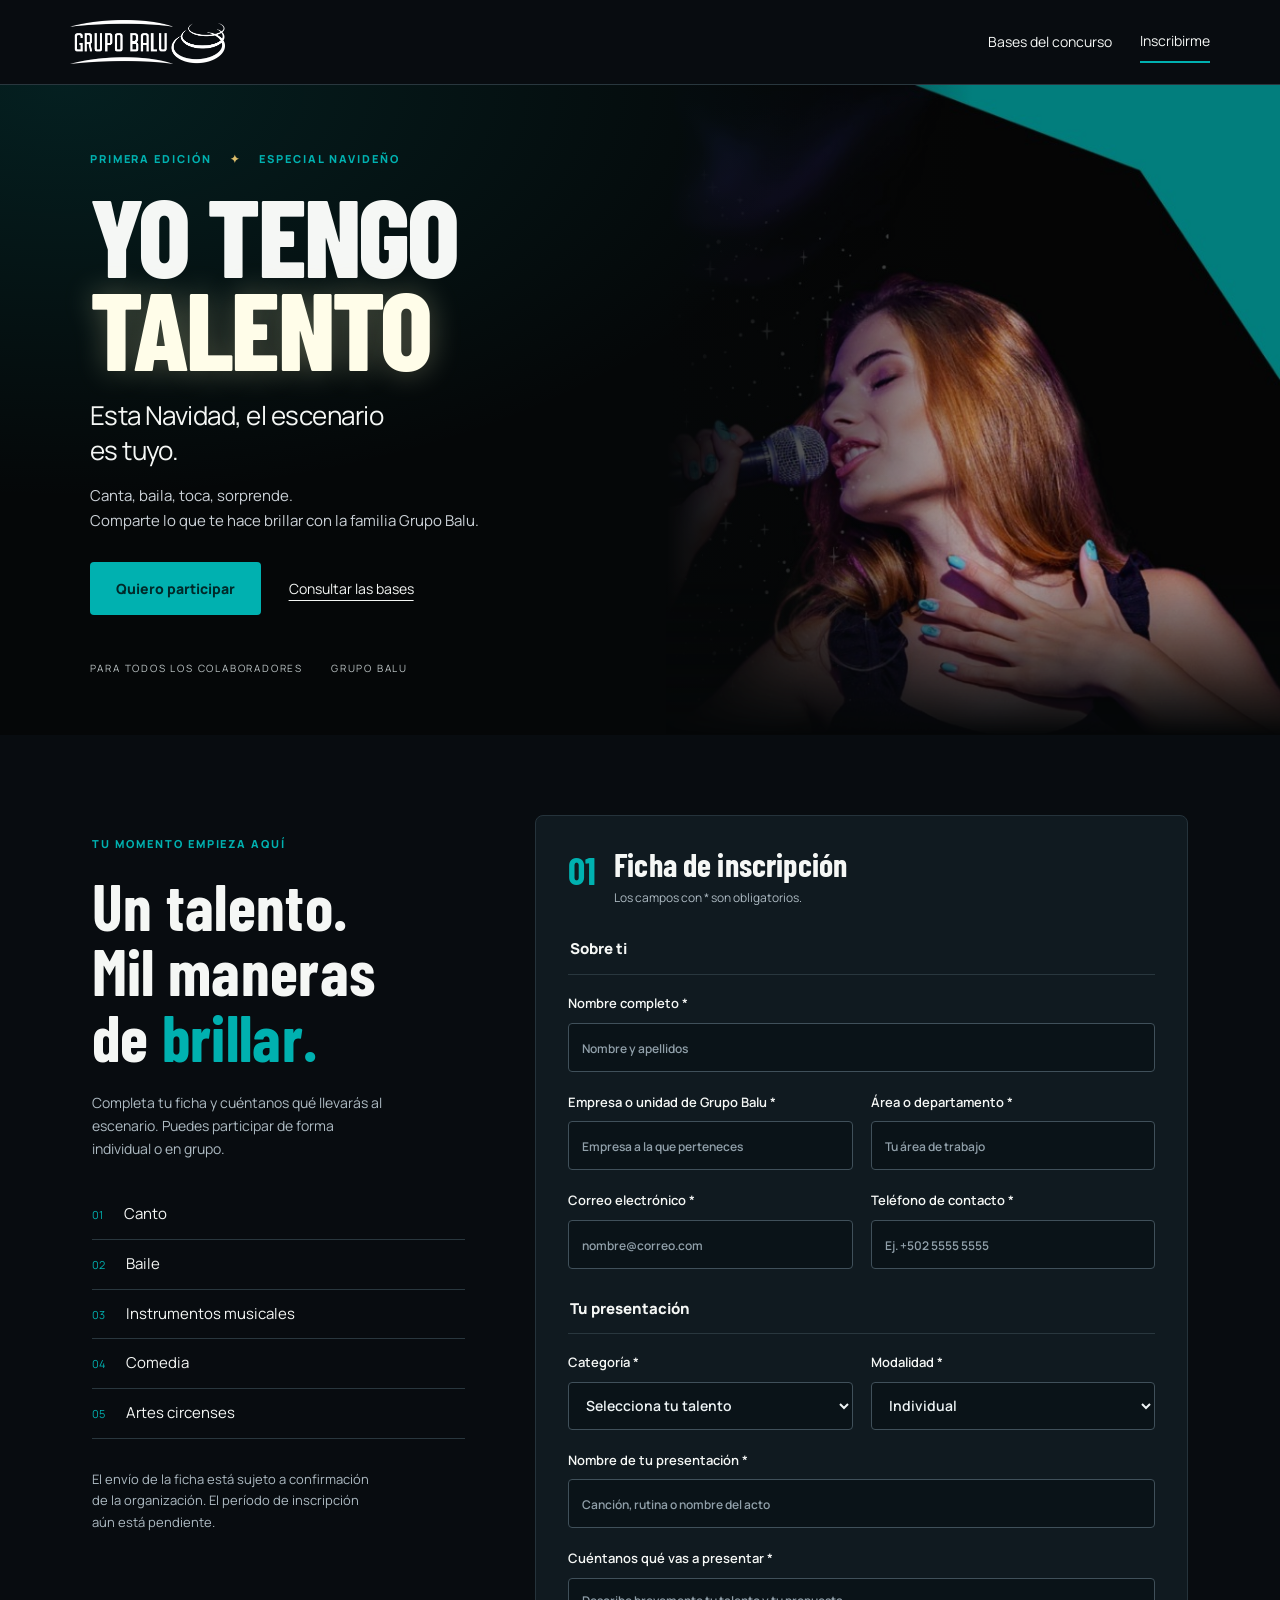
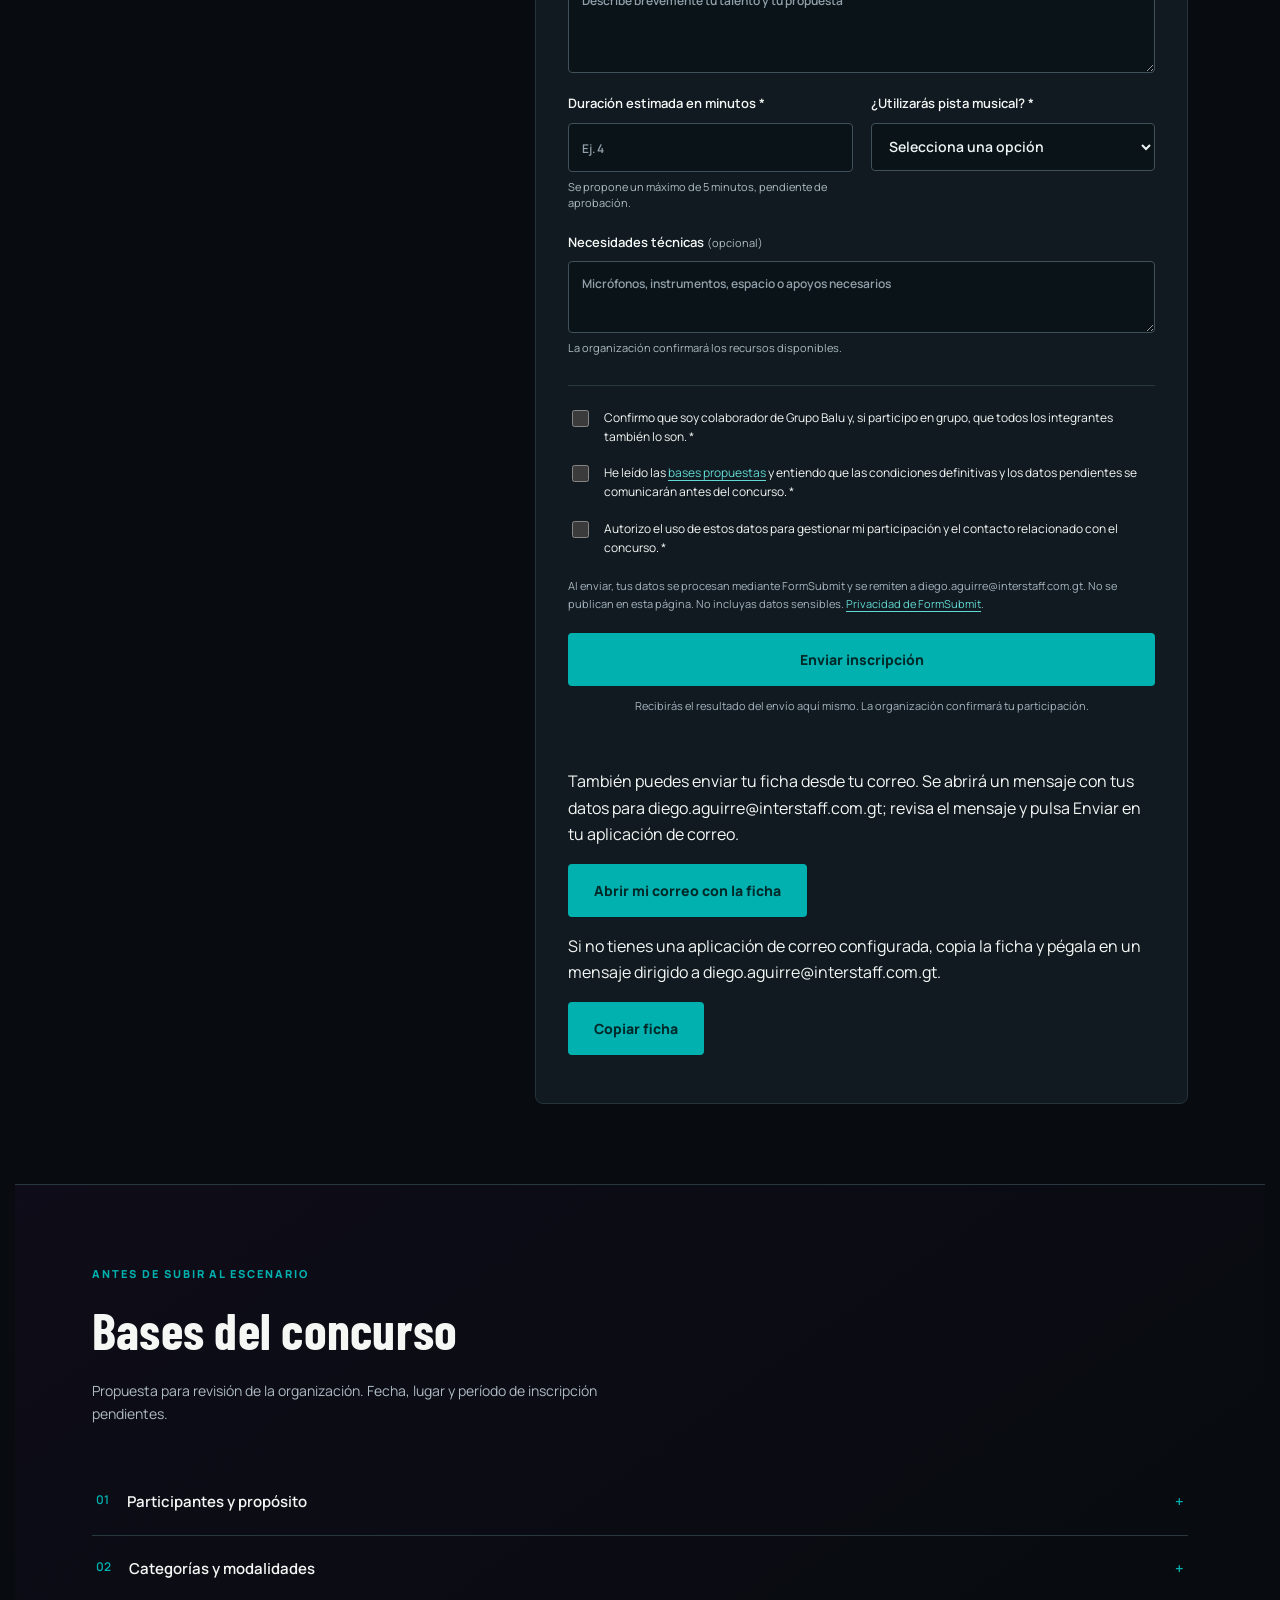
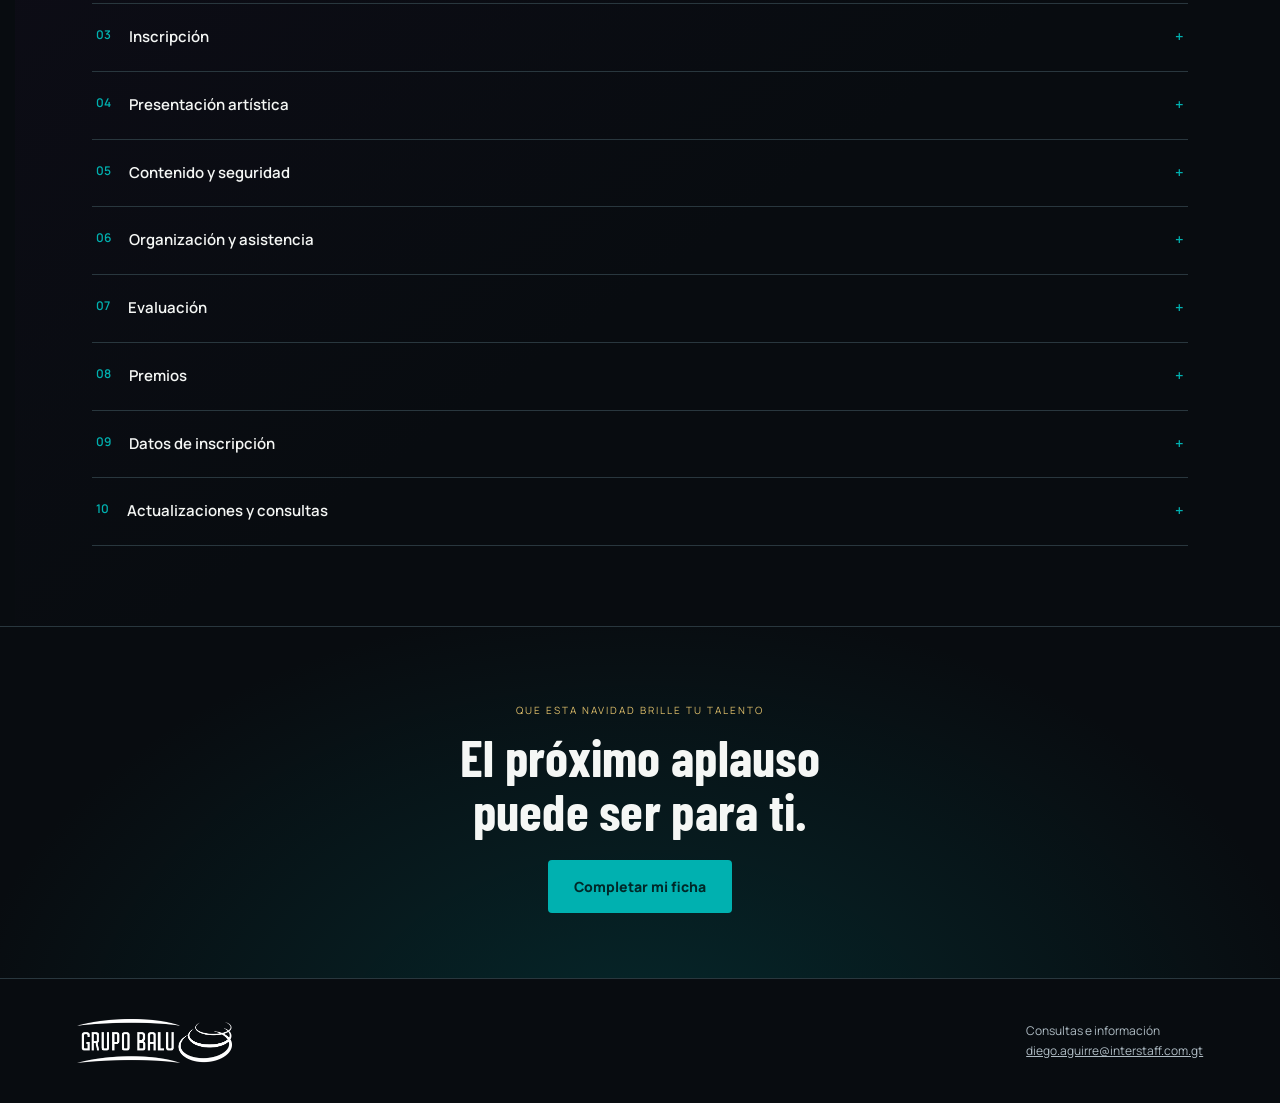
<file: index.html>
<!doctype html>
<html lang="es"><head><meta charset="UTF-8"><meta name="referrer" content="strict-origin-when-cross-origin"><meta name="viewport" content="width=device-width, initial-scale=1"><meta name="theme-color" content="#00b1b0"><title>Yo Tengo Talento · Grupo Balu</title><meta name="description" content="Concurso de talentos para todos los colaboradores de Grupo Balu. Conoce las bases y completa tu ficha de inscripción."><link rel="icon" type="image/svg+xml" href="data:image/svg+xml,%3Csvg xmlns='http://www.w3.org/2000/svg' viewBox='0 0 32 32'%3E%3Crect width='32' height='32' rx='8' fill='%2300b1b0'/%3E%3Cpath d='m16 5 3 7 8 1-6 5 2 8-7-4-7 4 2-8-6-5 8-1z' fill='%230b202c'/%3E%3C/svg%3E"><link rel="stylesheet" href="theme.css"></head>
<body><a class="skip" href="#inscripcion">Ir a la inscripción</a><div id="snow" aria-hidden="true"></div>
<header><a class="brand" href="#inicio"><img src="logo-grupo-balu.png" alt="Grupo Balu"><span>GRUPO BALU<small>GENTE PRIMERO</small></span></a><nav aria-label="Navegación principal"><a href="#bases">Bases del concurso</a><a class="nav-cta" href="#inscripcion">Inscribirme</a></nav></header>
<main id="inicio"><section class="hero" aria-labelledby="hero-title"><div class="stage" aria-hidden="true"></div><div class="hero-content"><p class="eyebrow">PRIMERA EDICIÓN <span>✦</span> ESPECIAL NAVIDEÑO</p><h1 id="hero-title">YO TENGO<br><span>TALENTO</span></h1><p class="intro">Esta Navidad, el escenario<br>es tuyo.</p><p class="hero-description">Canta, baila, toca, sorprende.<br>Comparte lo que te hace brillar con la familia Grupo Balu.</p><div class="hero-actions"><a class="button" href="#inscripcion">Quiero participar</a><a class="text-link" href="#bases">Consultar las bases</a></div><div class="hero-foot"><span>PARA TODOS LOS COLABORADORES</span><span>GRUPO BALU</span></div></div></section>
<section class="registration section" id="inscripcion"><aside><p class="eyebrow">TU MOMENTO EMPIEZA AQUÍ</p><h2>Un talento.<br>Mil maneras<br>de <em>brillar.</em></h2><p>Completa tu ficha y cuéntanos qué llevarás al escenario. Puedes participar de forma individual o en grupo.</p><ul class="categories"><li><span>01</span> Canto</li><li><span>02</span> Baile</li><li><span>03</span> Instrumentos musicales</li><li><span>04</span> Comedia</li><li><span>05</span> Artes circenses</li></ul><p class="aside-note">El envío de la ficha está sujeto a confirmación de la organización. El período de inscripción aún está pendiente.</p></aside>
<form id="registrationForm" action="https://formsubmit.co/diego.aguirre@interstaff.com.gt" method="POST"><div class="form-heading"><span class="section-number">01</span><div><h2>Ficha de inscripción</h2><p>Los campos con * son obligatorios.</p></div></div>
<input type="hidden" name="_subject" value="Nueva inscripción | Yo Tengo Talento · Grupo Balu"><input type="hidden" name="_template" value="table"><input type="hidden" name="Version_bases" value="Propuesta 1 · 6 de octubre de 2026"><input type="text" name="_honey" class="honeypot" tabindex="-1" autocomplete="off" aria-hidden="true">
<fieldset><legend>Sobre ti</legend><div class="grid"><label class="wide">Nombre completo *<input name="Nombre" autocomplete="name" required maxlength="120" placeholder="Nombre y apellidos"></label><label>Empresa o unidad de Grupo Balu *<input name="Empresa" required maxlength="120" placeholder="Empresa a la que perteneces"></label><label>Área o departamento *<input name="Area" required maxlength="120" placeholder="Tu área de trabajo"></label><label>Correo electrónico *<input type="email" name="email" autocomplete="email" required maxlength="160" placeholder="nombre@correo.com"></label><label>Teléfono de contacto *<input type="tel" name="Telefono" autocomplete="tel" required maxlength="25" pattern="[+0-9 ()-]{8,25}" placeholder="Ej. +502 5555 5555"></label></div></fieldset>
<fieldset><legend>Tu presentación</legend><div class="grid"><label>Categoría *<select name="Categoria" required><option value="">Selecciona tu talento</option><option>Canto</option><option>Baile</option><option>Instrumentos musicales</option><option>Comedia</option><option>Artes circenses</option></select></label><label>Modalidad *<select name="Modalidad" id="mode" required><option value="Individual">Individual</option><option value="Grupal">Grupal</option></select></label><div id="groupFields" class="wide grid" hidden><label class="wide">Nombre del grupo *<input name="Grupo" id="groupName" maxlength="120" disabled></label><label class="wide">Integrantes del grupo *<textarea name="Integrantes" id="members" rows="3" maxlength="2000" disabled placeholder="Nombre completo y empresa de cada integrante, incluyéndote"></textarea><small>Todos deben ser colaboradores de Grupo Balu. Tú serás la persona de contacto.</small></label></div><label class="wide">Nombre de tu presentación *<input name="Presentacion" required maxlength="160" placeholder="Canción, rutina o nombre del acto"></label><label class="wide">Cuéntanos qué vas a presentar *<textarea name="Descripcion" required rows="3" maxlength="1500" placeholder="Describe brevemente tu talento y tu propuesta"></textarea></label><label>Duración estimada en minutos *<input type="number" name="Duracion_minutos" required min="0.5" max="60" step="0.5" placeholder="Ej. 4"><small>Se propone un máximo de 5 minutos, pendiente de aprobación.</small></label><label>¿Utilizarás pista musical? *<select name="Pista" required><option value="">Selecciona una opción</option><option>Sí</option><option>No</option><option>Por definir</option></select></label><label class="wide">Necesidades técnicas <span class="optional">(opcional)</span><textarea name="Necesidades_tecnicas" rows="2" maxlength="1000" placeholder="Micrófonos, instrumentos, espacio o apoyos necesarios"></textarea><small>La organización confirmará los recursos disponibles.</small></label></div></fieldset>
<div class="consents"><label class="check"><input type="checkbox" name="Es_colaborador" value="Sí" required><span>Confirmo que soy colaborador de Grupo Balu y, si participo en grupo, que todos los integrantes también lo son. *</span></label><label class="check"><input type="checkbox" name="Lectura_bases" value="Leídas; enterado de que son propuestas" required><span>He leído las <a href="#bases">bases propuestas</a> y entiendo que las condiciones definitivas y los datos pendientes se comunicarán antes del concurso. *</span></label><label class="check"><input type="checkbox" name="Uso_datos" value="Autorizado para gestionar esta inscripción" required><span>Autorizo el uso de estos datos para gestionar mi participación y el contacto relacionado con el concurso. *</span></label></div>
<p class="privacy">Al enviar, tus datos se procesan mediante FormSubmit y se remiten a diego.aguirre@interstaff.com.gt. No se publican en esta página. No incluyas datos sensibles. <a href="https://formsubmit.co/privacy.pdf" target="_blank" rel="noopener">Privacidad de FormSubmit</a>.</p><button class="button submit" type="submit">Enviar inscripción</button><p class="submit-note">Recibirás el resultado del envío aquí mismo. La organización confirmará tu participación.</p><p id="formStatus" role="status"></p><div id="emailFallback" hidden><p>También puedes enviar tu ficha desde tu correo. Se abrirá un mensaje con tus datos para diego.aguirre@interstaff.com.gt; revisa el mensaje y pulsa Enviar en tu aplicación de correo.</p><button class="button" id="sendByEmail" type="button">Abrir mi correo con la ficha</button><p>Si no tienes una aplicación de correo configurada, copia la ficha y pégala en un mensaje dirigido a diego.aguirre@interstaff.com.gt.</p><button class="button" id="copyRegistration" type="button">Copiar ficha</button><p id="copyStatus" role="status"></p><textarea id="registrationCopy" readonly hidden aria-label="Ficha lista para copiar" rows="12"></textarea></div></form></section>
<section class="rules section" id="bases"><div class="rules-heading"><div><p class="eyebrow">ANTES DE SUBIR AL ESCENARIO</p><h2>Bases del concurso</h2><p>Propuesta para revisión de la organización. Fecha, lugar y período de inscripción pendientes.</p></div></div><div id="ruleList"><details><summary><span>01</span>Participantes y propósito</summary><p>Pueden participar todos los colaboradores de Grupo Balu. El concurso Yo Tengo Talento busca reconocer sus habilidades artísticas y compartir un espacio de convivencia y celebración navideña.</p></details><details><summary><span>02</span>Categorías y modalidades</summary><p>Se proponen las categorías de canto, baile, interpretación de instrumentos musicales, comedia y artes circenses. La participación podrá ser individual o grupal. En los grupos, todos los integrantes deberán ser colaboradores de Grupo Balu y se designará a una persona de contacto.</p></details><details><summary><span>03</span>Inscripción</summary><p>Completar la ficha digital con nombre, empresa o unidad, área, correo, teléfono, categoría, modalidad y descripción del acto. Los grupos deberán indicar su nombre y sus integrantes. El período de inscripción está pendiente. El envío de la ficha no confirma automáticamente un lugar ni un horario; la organización comunicará la recepción y los siguientes pasos.</p></details><details><summary><span>04</span>Presentación artística</summary><p>Se propone una duración máxima de 5 minutos por acto. La persona participante indicará la duración prevista, la pista musical si corresponde y sus requerimientos de sonido, instrumentos o espacio. La organización confirmará qué recursos estarán disponibles y cómo entregar las pistas antes del evento.</p></details><details><summary><span>05</span>Contenido y seguridad</summary><p>Las presentaciones deberán ser respetuosas y apropiadas para un evento de colaboradores. No se admitirán contenidos discriminatorios, ofensivos o que expongan a otras personas sin su consentimiento. No se permitirá fuego, armas, objetos punzantes ni actos que comprometan la seguridad. Los actos circenses requerirán revisión previa de sus necesidades y condiciones de seguridad.</p></details><details><summary><span>06</span>Organización y asistencia</summary><p>La fecha, el lugar y los horarios del evento están pendientes. La organización confirmará el orden de participación y, si corresponde, ensayos o pruebas de sonido. Cada participante deberá presentarse a la hora que se le comunique e informar oportunamente cualquier cambio o retiro.</p></details><details><summary><span>07</span>Evaluación</summary><p>Se propone que un jurado designado por la organización evalúe cada acto sobre 100 puntos: dominio técnico e interpretación, 40; creatividad y originalidad, 25; presencia escénica y conexión con el público, 20; preparación y cumplimiento del tiempo, 15. Estos criterios se aplicarán de acuerdo con la naturaleza de cada categoría.</p></details><details><summary><span>08</span>Premios</summary><p>Consulta los premios con Diego Aguirre al numero <a href="tel:+50239985107">+502 3998 5107</a></p></details><details><summary><span>09</span>Datos de inscripción</summary><p>Los datos solicitados se utilizarán para coordinar la participación y las comunicaciones del concurso. La ficha se enviará mediante FormSubmit a diego.aguirre@interstaff.com.gt. No se solicitan documentos de identidad ni datos bancarios. Para corregir o retirar una inscripción, escribir al mismo correo. Cualquier autorización de uso de imagen se solicitará por separado.</p></details><details><summary><span>10</span>Actualizaciones y consultas</summary><p>La organización comunicará las bases definitivas y los datos pendientes antes del concurso. Cualquier modificación deberá informarse oportunamente a las personas inscritas. Las consultas se atenderán en diego.aguirre@interstaff.com.gt.</p></details></div></section>
<section class="closing"><p>QUE ESTA NAVIDAD BRILLE TU TALENTO</p><h2>El próximo aplauso<br>puede ser para ti.</h2><a class="button" href="#inscripcion">Completar mi ficha</a></section></main>
<footer><div class="brand"><img src="logo-grupo-balu.png" alt="Grupo Balu"><span>YO TENGO TALENTO<small>PRIMERA EDICIÓN · GRUPO BALU</small></span></div><p>Consultas e información<br><a href="mailto:diego.aguirre@interstaff.com.gt">diego.aguirre@interstaff.com.gt</a></p></footer><script src="app.js?v=20261029"></script></body></html>
</file>
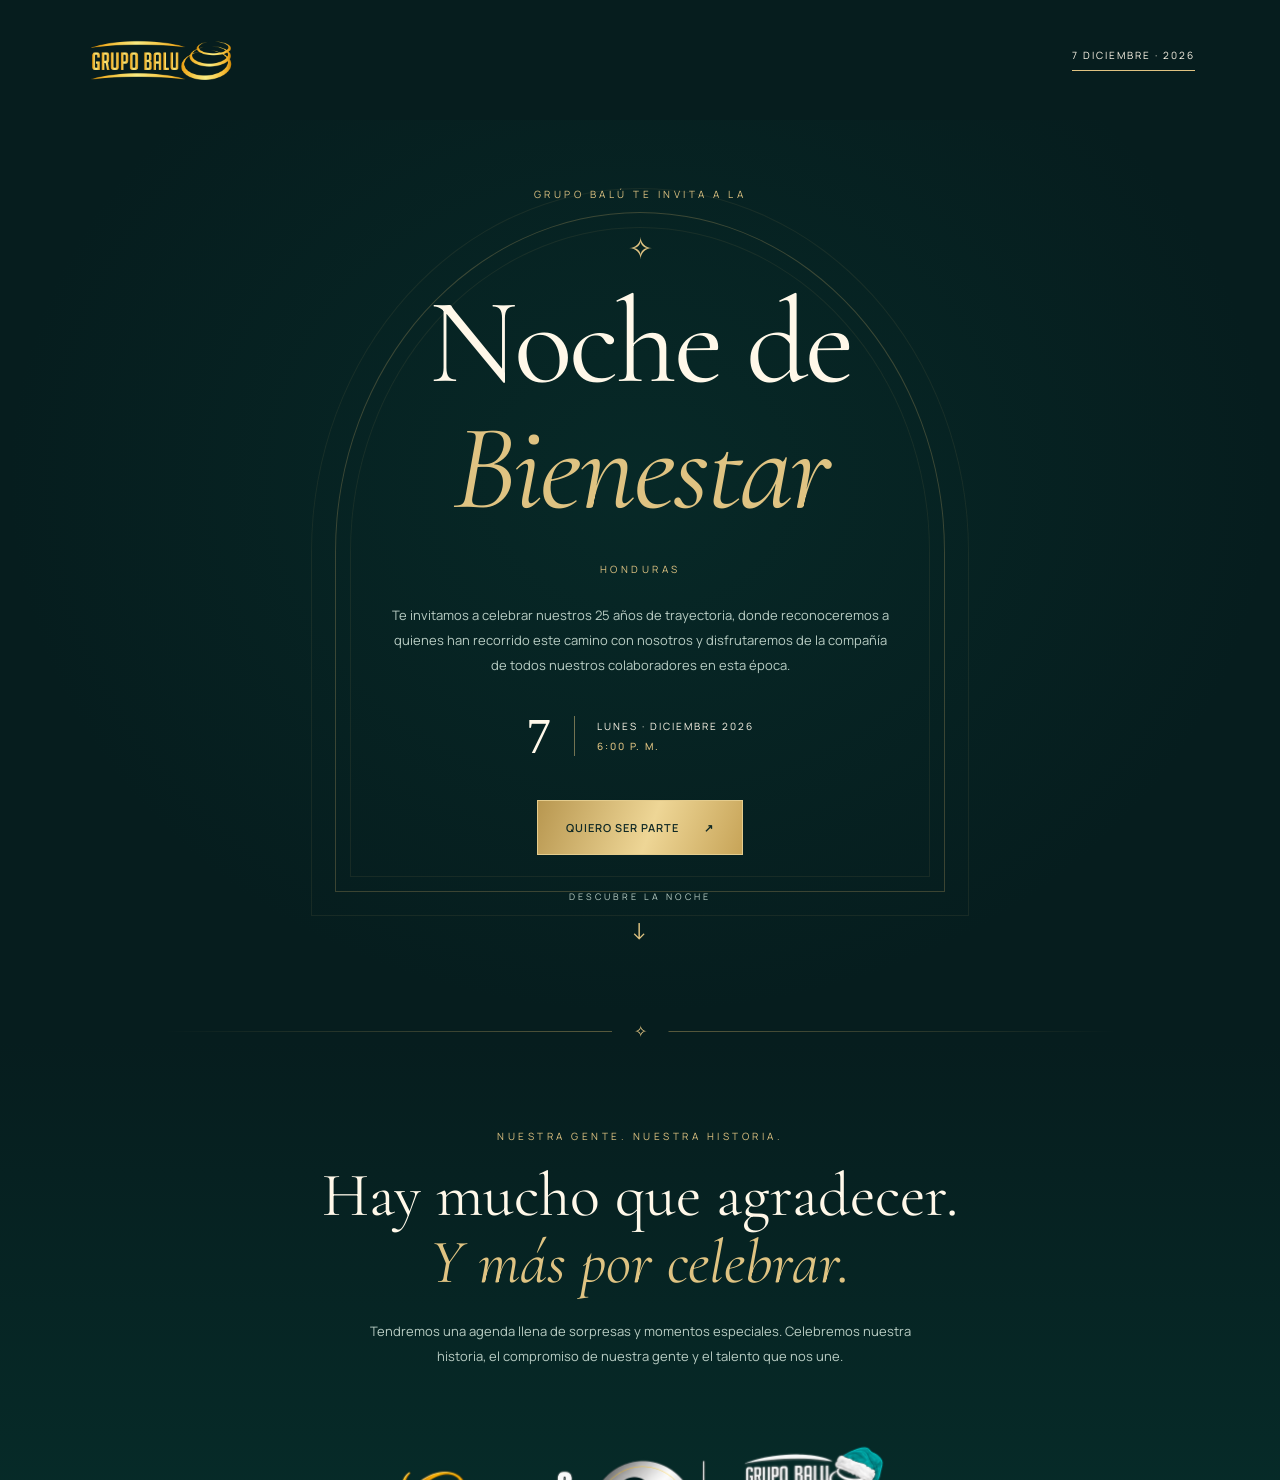
<file: noche-de-bienestar-predio-1/index.html>
<!doctype html><html lang="es"><head><meta charset="utf-8"><meta name="viewport" content="width=device-width,initial-scale=1"><meta http-equiv="refresh" content="0;url=../noche-de-bienestar-honduras/"><title>Invitación Honduras</title></head><body><p><a href="../noche-de-bienestar-honduras/">Abrir invitación de Honduras</a></p></body></html>
</file>
<file: theme.css>
@import url('https://fonts.googleapis.com/css2?family=Barlow+Condensed:wght@600;700;800;900&family=Manrope:wght@400;500;600;700;800&display=swap');
:root{color-scheme:dark;--teal:#00b1b0;--ink:#080c10;--muted:#aebbc3;--line:#29373e;--gold:#ddbd6a}*{box-sizing:border-box}html{scroll-behavior:smooth;scroll-padding-top:110px}body{margin:0;background:var(--ink);color:#f5f7f5;font:16px/1.65 'Manrope',Arial,sans-serif}a{color:inherit}button,input,select,textarea{font:inherit}button,a,input,select,textarea{touch-action:manipulation}a,button,input,select,textarea{outline-offset:5px}a:focus-visible,button:focus-visible{outline:2px solid var(--teal)}header{position:relative;z-index:3;display:flex;align-items:center;justify-content:space-between;padding:16px 5.5%;border-bottom:1px solid var(--line);background:#080c10}.brand{display:flex;gap:14px;align-items:center;text-decoration:none;font-size:14px;font-weight:800;letter-spacing:.12em}.brand img{width:64px;height:64px;object-fit:contain}.brand small{display:block;font-size:10px;letter-spacing:.2em;color:var(--muted);margin-top:2px}nav{display:flex;gap:28px;align-items:center;font-size:14px}nav a{text-decoration:none}nav a:hover,.text-link:hover{color:var(--teal)}.nav-cta{border-bottom:2px solid var(--teal);padding:8px 0}.hero{position:relative;overflow:hidden;min-height:650px;background:#050708}.hero:after{content:'';position:absolute;inset:0;pointer-events:none;background:radial-gradient(ellipse at 5% 0%,#00b1b025,transparent 45%)}.stage{position:absolute;inset:0 0 0 30%;background-image:linear-gradient(90deg,#050708 0%,#050708c4 18%,transparent 50%),url('talento.jpeg');background-position:center,100% 0;background-size:cover,auto 1150px;background-repeat:no-repeat;opacity:.7;mask-image:linear-gradient(180deg,#000 75%,transparent)}.hero-content{position:relative;z-index:1;padding:65px 7% 35px;max-width:1200px}.eyebrow{font-size:11px;font-weight:800;letter-spacing:.18em;color:var(--teal);margin:0 0 20px}.eyebrow span{color:var(--gold);margin:0 14px}h1{font:800 clamp(70px,8.6vw,128px)/.84 'Barlow Condensed','Arial Narrow',Impact,sans-serif;letter-spacing:-.025em;margin:0 0 25px}h1 span{color:#fffde9;text-shadow:0 0 30px #fffac24a}h2{font:700 clamp(34px,4vw,52px)/1.05 'Barlow Condensed','Arial Narrow',Impact,sans-serif;letter-spacing:.005em;margin:0 0 22px}.intro{font-size:26px;line-height:1.35;letter-spacing:-.02em;margin:0 0 16px}.hero-description{font-size:15px;color:#ccd2d8}.hero-actions{display:flex;gap:28px;align-items:center;margin:28px 0 45px}.button{border:0;background:var(--teal);color:#002929;padding:15px 26px;display:inline-flex;align-items:center;justify-content:center;text-decoration:none;font-weight:800;font-size:14px;cursor:pointer;border-radius:4px;transition:background .2s,transform .2s}.button:hover{background:#48d4cd;transform:translateY(-1px)}.text-link{font-size:14px;text-underline-offset:6px}.hero-foot{display:flex;gap:28px;color:#bdc5c6;font-size:10px;letter-spacing:.18em}.event-info{display:grid;grid-template-columns:repeat(3,1fr);padding:26px 7%;gap:30px;background:#0d181d;border-top:1px solid #1d3338;border-bottom:1px solid #1d3338}.event-info span{display:block;font-size:10px;letter-spacing:.14em;color:var(--teal);margin-bottom:6px}.event-info strong{font-size:14px;font-weight:500}.section{max-width:1250px;margin:auto;padding:80px 6%}.registration{display:grid;grid-template-columns: .8fr 1.4fr;gap:70px}aside{padding-top:20px}aside h2{font-size:64px;line-height:1.02}em{font-style:normal;color:var(--teal)}aside>p:not(.eyebrow){font-size:14px;color:var(--muted);max-width:290px}.categories{list-style:none;padding:0;margin:30px 0}.categories li{padding:12px 0;border-bottom:1px solid var(--line);font-size:15px}.categories span{font-size:11px;color:var(--teal);margin-right:18px}.aside-note{margin-top:30px;font-size:13px!important}form{background:#101a20;border:1px solid #25333b;border-radius:8px;padding:32px}.form-heading{display:flex;gap:18px;align-items:flex-start;margin-bottom:30px}.section-number{color:var(--teal);font:700 38px/1.2 'Barlow Condensed',sans-serif}.form-heading h2{font-size:32px;margin:0 0 6px}.form-heading p{font-size:12px;color:var(--muted);margin:0}fieldset{border:0;padding:0;margin:0 0 28px;min-width:0}legend{font-size:15px;font-weight:800;margin-bottom:18px;padding-bottom:12px;width:100%;border-bottom:1px solid var(--line)}.grid{display:grid;grid-template-columns:repeat(2,minmax(0,1fr));gap:20px 18px}.wide{grid-column:1/-1}label{display:block;font-size:13px;font-weight:600}input:not([type=checkbox]),select,textarea{display:block;width:100%;margin-top:8px;background:#0a1318;color:#eef4f5;border:1px solid #40505a;border-radius:4px;padding:12px 13px;min-height:48px;font-size:14px}input::placeholder,textarea::placeholder{color:#91a0aa;font-size:12px}input:focus,textarea:focus,select:focus{outline:2px solid var(--teal);outline-offset:1px}textarea{resize:vertical}small,.optional{font-weight:400;color:var(--muted);font-size:11px;line-height:1.5}label small{display:block;margin-top:7px}.consents{border-top:1px solid var(--line);padding-top:22px}.check{display:flex;align-items:flex-start;gap:12px;font-size:12px;font-weight:400;line-height:1.6;margin-bottom:17px}.check input{width:17px;height:17px;flex-shrink:0;margin-top:2px;accent-color:var(--teal)}.check a,.privacy a{color:#62d9d3;text-underline-offset:3px}.privacy{font-size:11px;color:#a6b4bf;margin:20px 0}.submit{width:100%}.submit-note{font-size:11px;text-align:center;color:#a6b4bf}.honeypot{display:none!important}[hidden]{display:none!important}.rules{border-top:1px solid var(--line)}.rules-heading{display:flex;align-items:center;justify-content:space-between;gap:40px;margin-bottom:30px}.rules-heading p:not(.eyebrow){color:var(--muted);font-size:14px;max-width:570px}.outline-button{border:1px solid #406069;border-radius:4px;padding:12px 18px;white-space:nowrap;font-size:13px;text-decoration:none}.outline-button:hover{border-color:var(--teal);color:var(--teal)}details{border-bottom:1px solid var(--line)}summary{padding:21px 4px;cursor:pointer;font-weight:600;font-size:15px;list-style:none;display:flex;gap:18px}summary::-webkit-details-marker{display:none}summary span{color:var(--teal);font-size:12px}summary:after{content:'+';margin-left:auto;color:var(--teal)}details[open] summary:after{content:'−'}details p{color:#bcc8cf;font-size:14px;margin:0 34px 24px;max-width:850px}.closing{padding:65px 25px;text-align:center;background:radial-gradient(ellipse at 50% 120%,#005e6055,transparent 75%);border-top:1px solid var(--line)}.closing p{font-size:10px;letter-spacing:.2em;color:var(--gold)}.closing h2{font-size:52px}footer{border-top:1px solid var(--line);padding:30px 6%;display:flex;justify-content:space-between;gap:25px;align-items:center}footer p{font-size:12px;color:var(--muted)}footer a{overflow-wrap:anywhere}footer .brand img{width:65px;height:65px}#snow{position:fixed;inset:0;pointer-events:none;z-index:6;overflow:hidden}.flake{position:absolute;top:-40px;color:#eefaff;opacity:.35;animation:fall linear infinite;font-family:Arial,sans-serif}@keyframes fall{from{transform:translate3d(0,-40px,0) rotate(0)}to{transform:translate3d(50px,110vh,0) rotate(160deg)}}.skip{position:absolute;top:-100px;left:20px;background:var(--teal);padding:10px;z-index:100;color:#000}.skip:focus{top:10px}#formStatus{font-size:13px;color:var(--gold)}
@media(max-width:900px){.registration{gap:35px;grid-template-columns:.7fr 1.4fr}.section{padding:60px 5%}aside h2{font-size:48px}.rules-heading{align-items:flex-start;flex-direction:column;gap:10px}.stage{left:10%;opacity:.45}.hero-content{padding-left:6%}form{padding:24px}}
@media(max-width:650px){header{padding:12px 5%}.brand{font-size:11px;gap:9px}.brand img{width:48px;height:48px}.brand small{font-size:8px}nav{gap:14px;font-size:12px}nav>a:first-child{display:none}.hero{min-height:620px}.hero-content{padding:48px 6% 30px}.eyebrow{font-size:9px;letter-spacing:.12em}.eyebrow span{margin:0 7px}h1{font-size:84px}.intro{font-size:24px}.stage{inset:0;background-position:center,58% 0;background-size:cover,auto 920px;opacity:.32}.hero-actions{gap:18px;flex-wrap:wrap}.hero-foot{font-size:8px;gap:15px}.event-info{grid-template-columns:1fr;padding:22px 6%;gap:17px}.event-info div{display:flex;gap:14px;align-items:baseline;justify-content:space-between}.event-info span{font-size:8px;flex-shrink:0}.event-info strong{font-size:12px;text-align:right}.registration{grid-template-columns:1fr;gap:28px}aside{padding:0}aside h2{font-size:44px}aside h2 br{display:none}aside h2 br:after{content:' '}aside p{max-width:none!important}.categories{display:flex;flex-wrap:wrap;gap:8px;margin:20px 0}.categories li{padding:6px 10px;font-size:11px;border:1px solid var(--line);border-radius:20px}.categories span{display:none}.aside-note{margin-top:15px}.grid{grid-template-columns:1fr;gap:18px}form{padding:24px 19px}.section{padding:45px 5%}.form-heading h2{font-size:30px}label{font-size:14px}.privacy,.check,.submit-note{font-size:12px}input:not([type=checkbox]),select,textarea{font-size:16px}.closing h2{font-size:44px}footer{flex-direction:column;align-items:flex-start}.rules-heading h2{font-size:38px}details p{margin-left:5px;margin-right:5px}summary{font-size:14px}}
.brand img,footer .brand img{width:155px;height:52px;object-fit:contain}.brand>span{display:none}.registration aside h2 br{display:inline}.rules{background:linear-gradient(145deg,#170d2370,transparent 60%)}.stage{left:52%;background-size:cover,auto 1500px;background-image:linear-gradient(90deg,#050708,transparent 50%),url('talento.jpeg')}
@media(max-width:650px){.brand img,footer .brand img{width:130px;height:44px}.registration aside h2{font-size:42px}.stage{left:30%;background-size:cover,auto 1250px;background-position:center,right top}}
@media(prefers-reduced-motion:reduce){html{scroll-behavior:auto}.button{transition:none}}

#formStatus{padding:12px 0;overflow-wrap:anywhere}#formStatus[data-state="error"]{color:#ffb9a8}#formStatus[data-state="success"]{color:#78e3cd}.submit:disabled{opacity:.65;cursor:default;transform:none}
</file>
